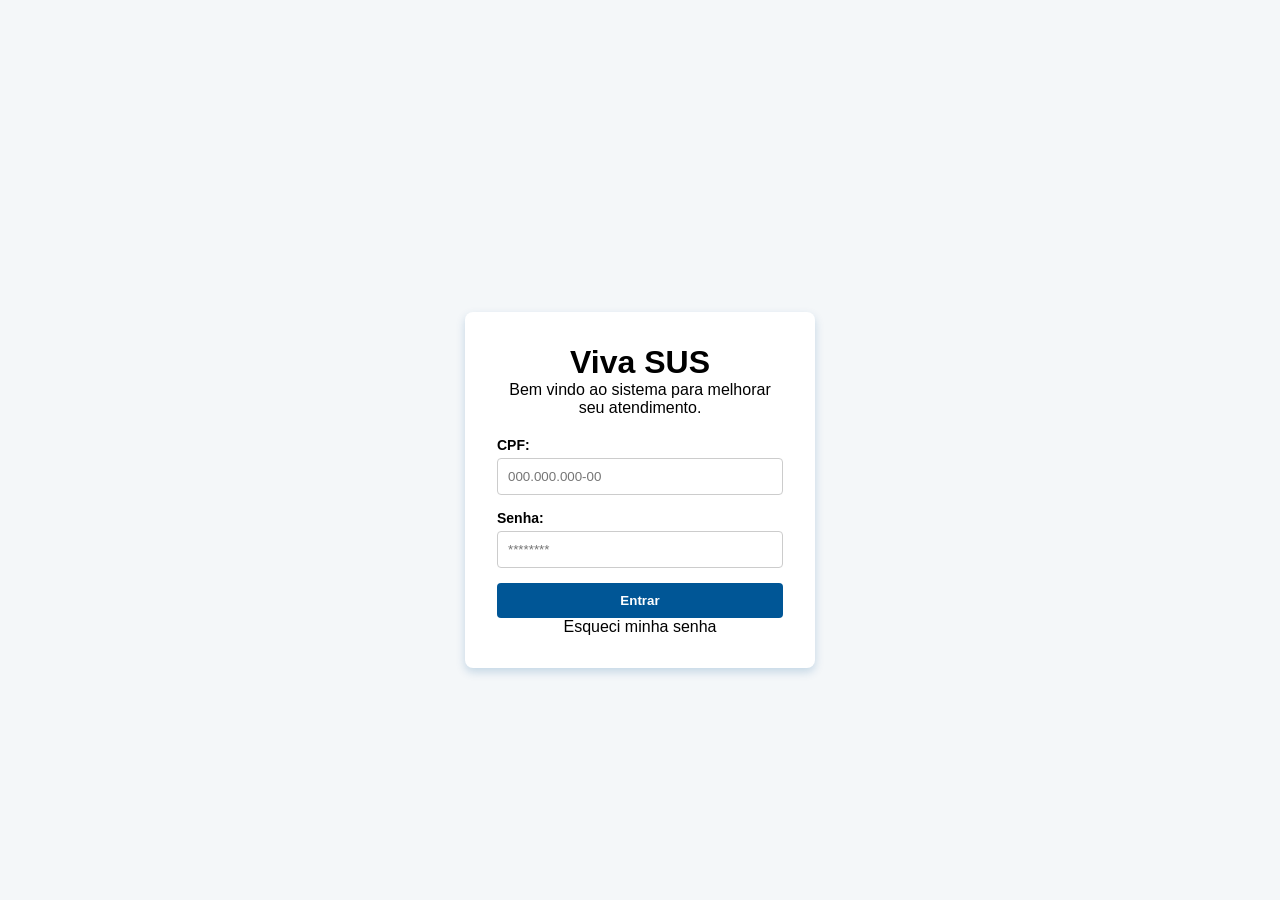
<file: index.html>
<!doctype html>
<html lang="pt-br">
  <head>
    <meta charset="UTF-8" />
    <meta name="viewport" content="width=device-width, initial-scale=1.0" />
    <title>Viva SUS</title>
    <link rel="stylesheet" href="assets/css/global.css" />
    <link rel="stylesheet" href="assets/css/login.css" />
  </head>
  <body>
    <main class="caixa_login">
      <h1>Viva SUS</h1>
      <p>Bem vindo ao sistema para melhorar seu atendimento.</p>
      <form id="login_form"> <!-- Caixas de inputs e labels -->
        <label for="cpf">CPF:</label>
        <input
          type="text"
          id="cpf"
          placeholder="000.000.000-00"
          maxlength="14"
          required
        />
        <label for="senha">Senha:</label>
        <input type="password" id="senha" required placeholder="********" />
        <button type="submit">Entrar</button>
      </form>
      <a href="#">Esqueci minha senha</a>
    </main>
    <script src="assets/js/login.js"></script>                                                                      
  </body>
</html>
</file>
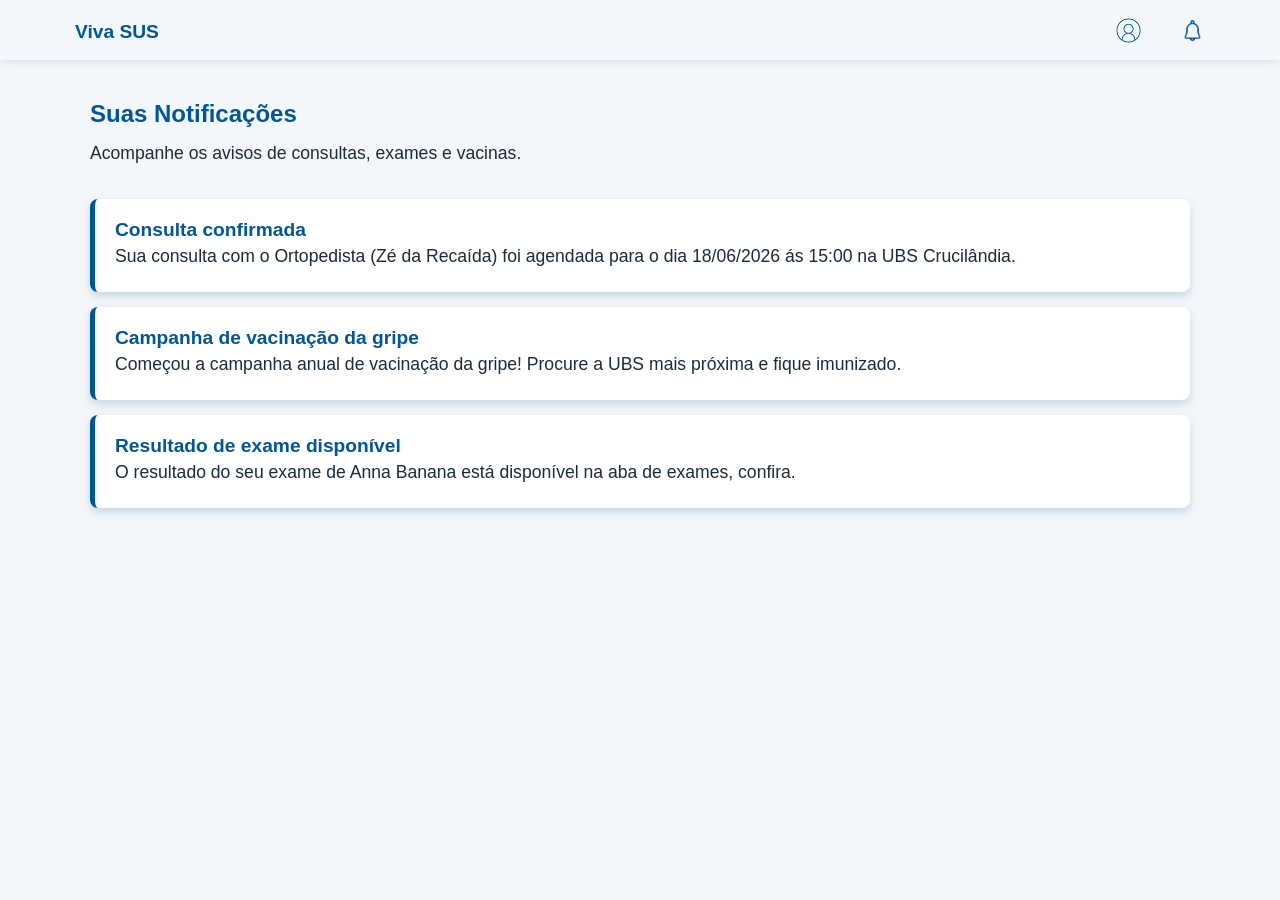
<file: navegacao/notificacao.html>
<!doctype html>
<html lang="pt-br">
  <head>
    <meta charset="UTF-8" />
    <meta name="viewport" content="width=device-width, initial-scale=1.0" />
    <title>Viva SUS - Notificações</title>
    <link rel="stylesheet" href="../assets/css/global.css" />
    <link rel="stylesheet" href="../assets/css/notificacao.css" />
  </head>
  <body>
    <header>
      <!-- Barra de navegação e logo -->
      <div class="header_container">
        <div class="logo">
          <h1><a href="../dashboard.html">Viva SUS</a></h1>
          <!-- Logo -->
        </div>
        <nav>
          <a href="perfil.html">
            <!-- Direcionar para perfil -->
            <div>
              <img
                style="width: 33px"
                class="icone_nav icone"
                src="../assets/media/images/perfil.png"
                alt="Ícone perfil"
              />
            </div>
          </a>
          <a href="notificacao.html">
            <!-- Direcionar para notificações -->
            <div>
              <img
                class="icone_nav icone"
                src="../assets/media/images/sino_notif.png"
                alt="Ícone notificação"
              />
            </div>
          </a>
        </nav>
      </div>
    </header>

    <main>
      <!-- Notificações -->
      <div class="notf_div_geral">
        <div class="cabecalho">
          <h2>Suas Notificações</h2>
          <p>Acompanhe os avisos de consultas, exames e vacinas.</p>
        </div>

        <div class="div_notif">
          <h4>Consulta confirmada</h4>
          <p>
            Sua consulta com o Ortopedista (Zé da Recaída) foi agendada para o
            dia 18/06/2026 ás 15:00 na UBS Crucilândia.
          </p>
        </div>

        <div class="div_notif">
          <h4>Campanha de vacinação da gripe</h4>
          <p>
            Começou a campanha anual de vacinação da gripe! Procure a UBS mais
            próxima e fique imunizado.
          </p>
        </div>

        <div class="div_notif">
          <h4>Resultado de exame disponível</h4>
          <p>
            O resultado do seu exame de Anna Banana está disponível na aba de
            exames, confira.
          </p>
        </div>
      </div>
    </main>
  </body>
</html>
</file>
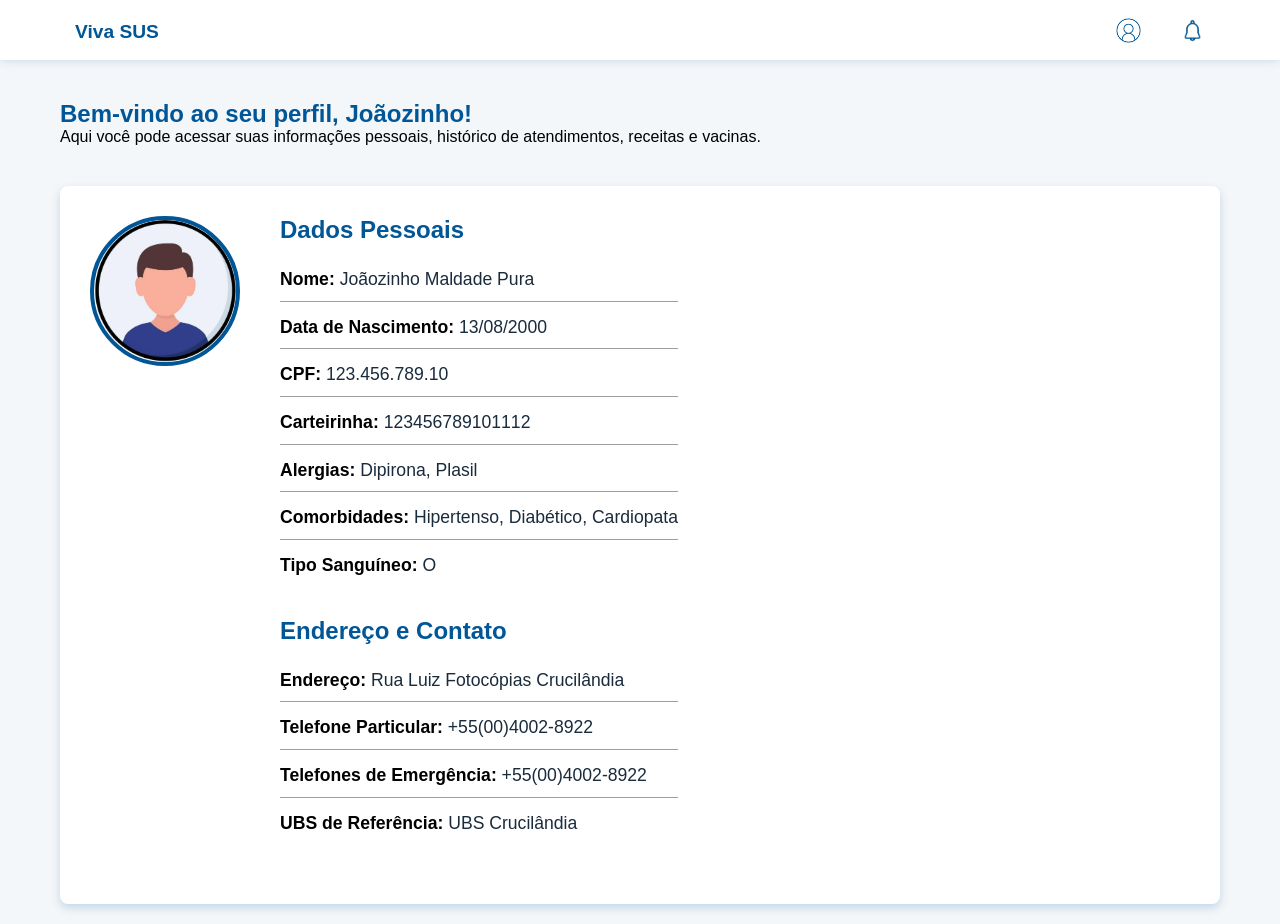
<file: navegacao/perfil.html>
<!doctype html>
<html lang="pt-br">
  <head>
    <meta charset="UTF-8" />
    <meta name="viewport" content="width=device-width, initial-scale=1.0" />
    <title>Viva SUS - Seu Perfil</title>
    <link rel="stylesheet" href="../assets/css/global.css" />
    <link rel="stylesheet" href="../assets/css/perfil.css" />
    <link rel="stylesheet" href="../assets/css/dashboard.css" />
  </head>
  <body>
    <header>
      <div class="header_container">
        <div class="logo">
          <h1><a href="../dashboard.html">Viva SUS</a></h1>
        </div>
        <nav>
          <a href="perfil.html">
            <div>
              <img
                style="width: 33px"
                class="icone_nav icone"
                src="../assets/media/images/perfil.png"
                alt="Ícone perfil"
              />
            </div>
          </a>
          <a href="notificacao.html">
            <div>
              <img
                class="icone_nav icone"
                src="../assets/media/images/sino_notif.png"
                alt="Ícone notificação"
              />
            </div>
          </a>
        </nav>
      </div>
    </header>
    <main>
      <div class="msg_bemvindo">
        <h2>Bem-vindo ao seu perfil, Joãozinho!</h2>
        <p>
          Aqui você pode acessar suas informações pessoais, histórico de
          atendimentos, receitas e vacinas.
        </p>
      </div>

      <div class="cartao_principal">
        <img
          src="../assets/media/images/foto_perfil.png"
          alt="Imagem de foto de perfil"
          class="foto_usuario"
        />

        <div class="informacoes_perfil">
          <section class="dados_pessoais" id="dados_pessoais">
            <div>
              <h3>Dados Pessoais</h3>
              <p><strong>Nome:</strong> Joãozinho Maldade Pura</p>
              <p><strong>Data de Nascimento:</strong> 13/08/2000</p>
              <p><strong>CPF:</strong> 123.456.789.10</p>
              <p><strong>Carteirinha:</strong> 123456789101112</p>
              <p><strong>Alergias:</strong> Dipirona, Plasil</p>
              <p><strong>Comorbidades:</strong> Hipertenso, Diabético, Cardiopata</p>
              <p><strong>Tipo Sanguíneo:</strong> O</p>
            </div>
          </section>

          <section class="dados_pessoais" id="endereco_e_contato">
            <div>
              <h3>Endereço e Contato</h3>
              <p><strong>Endereço:</strong> Rua Luiz Fotocópias Crucilândia</p>
              <p><strong>Telefone Particular:</strong> +55(00)4002-8922</p>
              <p><strong>Telefones de Emergência:</strong> +55(00)4002-8922</p>
              <p><strong>UBS de Referência:</strong> UBS Crucilândia</p>
            </div>
          </section>
        </div>
      </div>
      
    </main>
  </body>
</html>
</file>
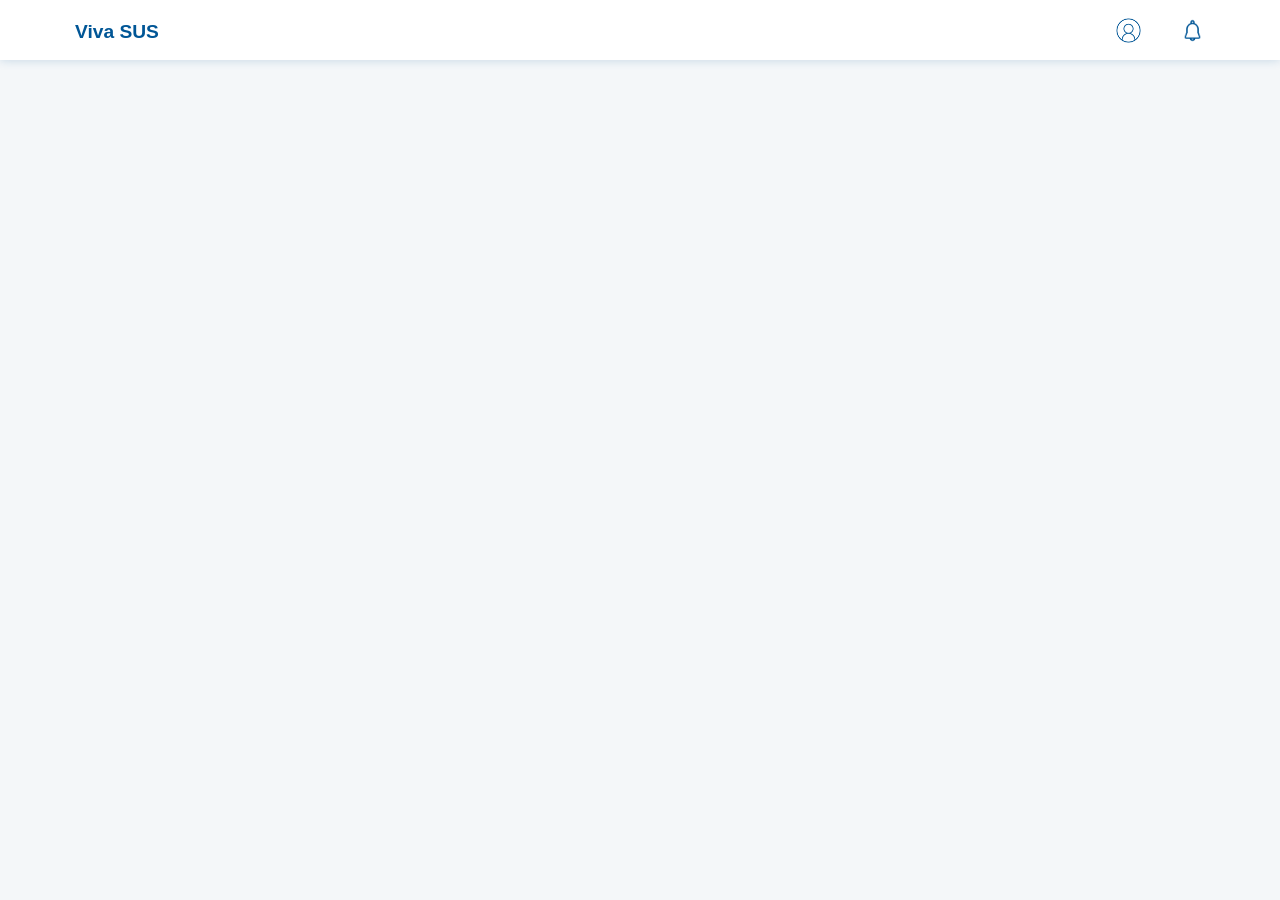
<file: navegacao/cards/carteirinha.html>
<!DOCTYPE html>
<html lang="pt-br">
<head>
    <meta charset="UTF-8" />
    <meta name="viewport" content="width=device-width, initial-scale=1.0" />
    <title>Viva SUS - Carteirinha</title>
    <link rel="stylesheet" href="../../assets/css/global.css" />
    <link rel="stylesheet" href="../../assets/css/dashboard.css" />
  </head>
  <body>
    <header> <!-- Barra de navegação e logo -->
      <div class="header_container"> 
        <div class="logo">
          <h1><a href="../../dashboard.html">Viva SUS</a></h1> <!-- Logo -->
        </div>
        <nav>
          <a href="../perfil.html"> <!-- Direcionar para perfil -->
            <div>
              <img 
                style="width: 33px"
                class="icone_nav icone"
                src="../../assets/media/images/perfil.png"
                alt="Ícone perfil"
              />
            </div>
          </a>
          <a href="../notificacao.html"> <!-- Direcionar para notificações -->
            <div>
              <img
                class="icone_nav icone"
                src="../../assets/media/images/sino_notif.png"
                alt="Ícone notificação"
              />
            </div>
          </a>
        </nav>
      </div>
    </header>
</body>
</html>
</file>
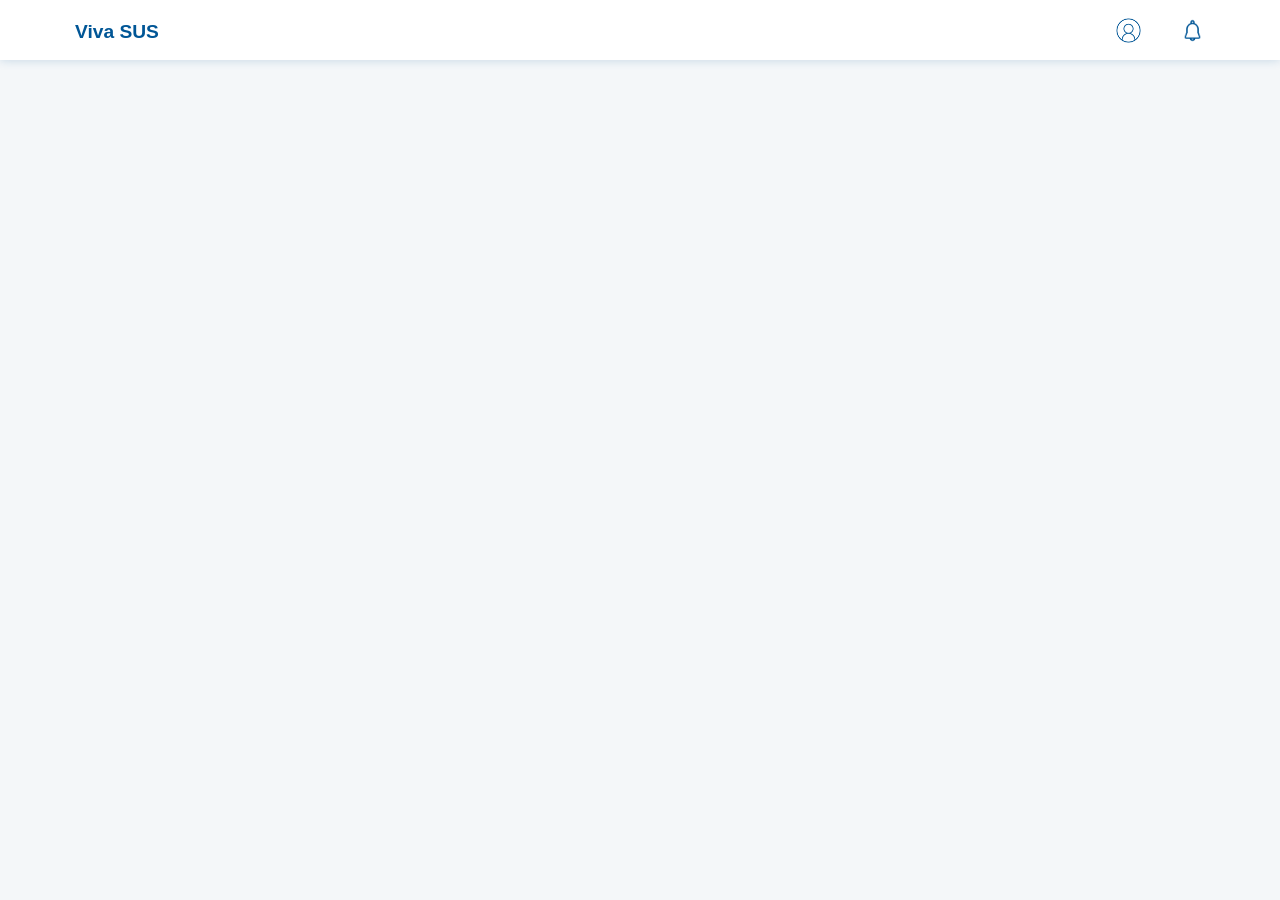
<file: navegacao/cards/exames.html>
<!DOCTYPE html>
<html lang="pt-br">
<head>
    <meta charset="UTF-8" />
    <meta name="viewport" content="width=device-width, initial-scale=1.0" />
    <title>Viva SUS - Exames</title>
    <link rel="stylesheet" href="../../assets/css/global.css" />
    <link rel="stylesheet" href="../../assets/css/dashboard.css" />
  </head>
  <body>
    <header> <!-- Barra de navegação e logo -->
      <div class="header_container"> 
        <div class="logo">
          <h1><a href="../../dashboard.html">Viva SUS</a></h1> <!-- Logo -->
        </div>
        <nav>
          <a href="../perfil.html"> <!-- Direcionar para perfil -->
            <div>
              <img 
                style="width: 33px"
                class="icone_nav icone"
                src="../../assets/media/images/perfil.png"
                alt="Ícone perfil"
              />
            </div>
          </a>
          <a href="../notificacao.html"> <!-- Direcionar para notificações -->
            <div>
              <img
                class="icone_nav icone"
                src="../../assets/media/images/sino_notif.png"
                alt="Ícone notificação"
              />
            </div>
          </a>
        </nav>
      </div>
    </header>
</body>
</html>
</file>
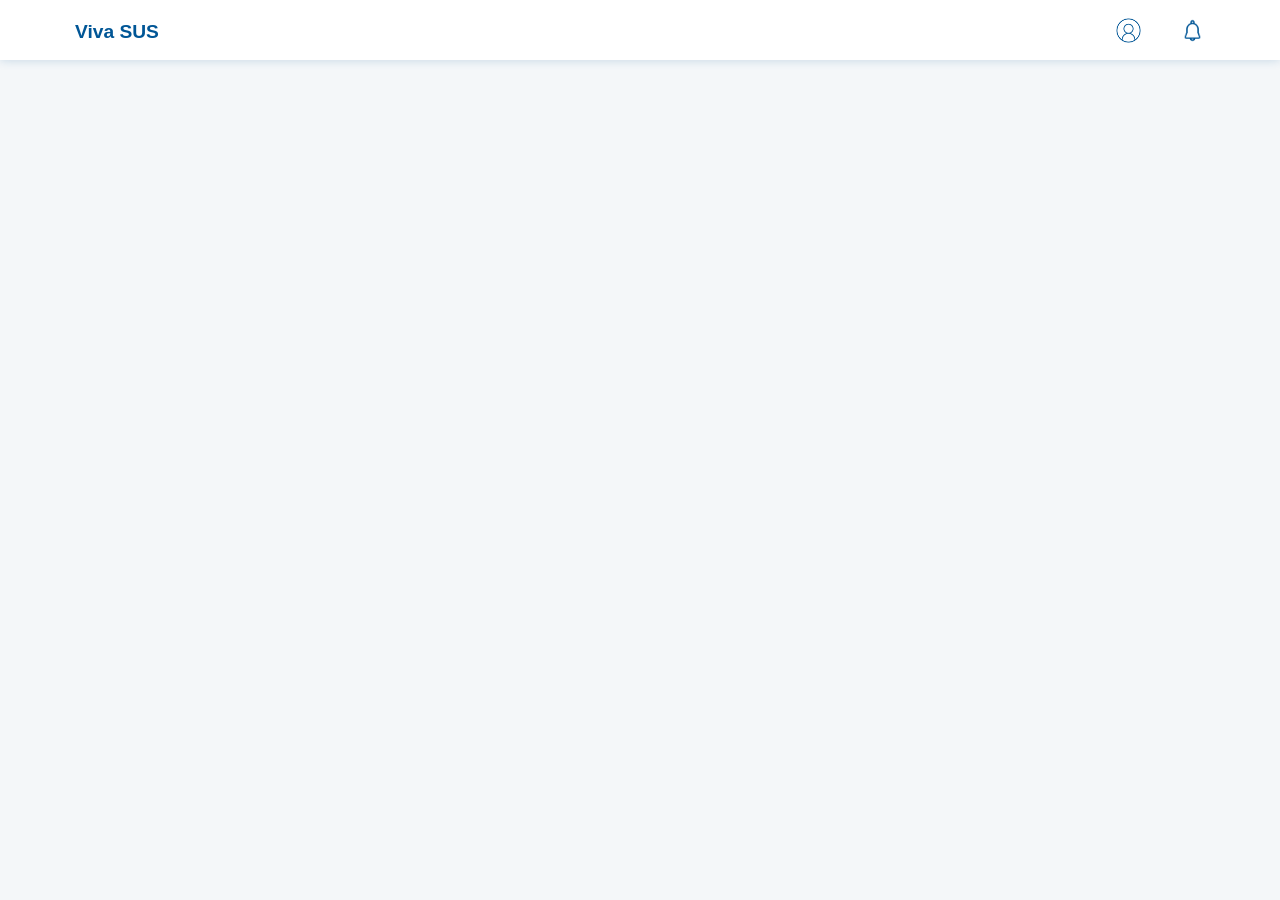
<file: navegacao/cards/historico.html>
<!DOCTYPE html>
<html lang="pt-br">
<head>
    <meta charset="UTF-8" />
    <meta name="viewport" content="width=device-width, initial-scale=1.0" />
    <title>Viva SUS - Histórico de Atendimentos</title>
    <link rel="stylesheet" href="../../assets/css/global.css" />
    <link rel="stylesheet" href="../../assets/css/dashboard.css" />
  </head>
  <body>
    <header> <!-- Barra de navegação e logo -->
      <div class="header_container"> 
        <div class="logo">
          <h1><a href="../../dashboard.html">Viva SUS</a></h1> <!-- Logo -->
        </div>
        <nav>
          <a href="../perfil.html"> <!-- Direcionar para perfil -->
            <div>
              <img 
                style="width: 33px"
                class="icone_nav icone"
                src="../../assets/media/images/perfil.png"
                alt="Ícone perfil"
              />
            </div>
          </a>
          <a href="../notificacao.html"> <!-- Direcionar para notificações -->
            <div>
              <img
                class="icone_nav icone"
                src="../../assets/media/images/sino_notif.png"
                alt="Ícone notificação"
              />
            </div>
          </a>
        </nav>
      </div>
    </header>
</body>
</html>
</file>
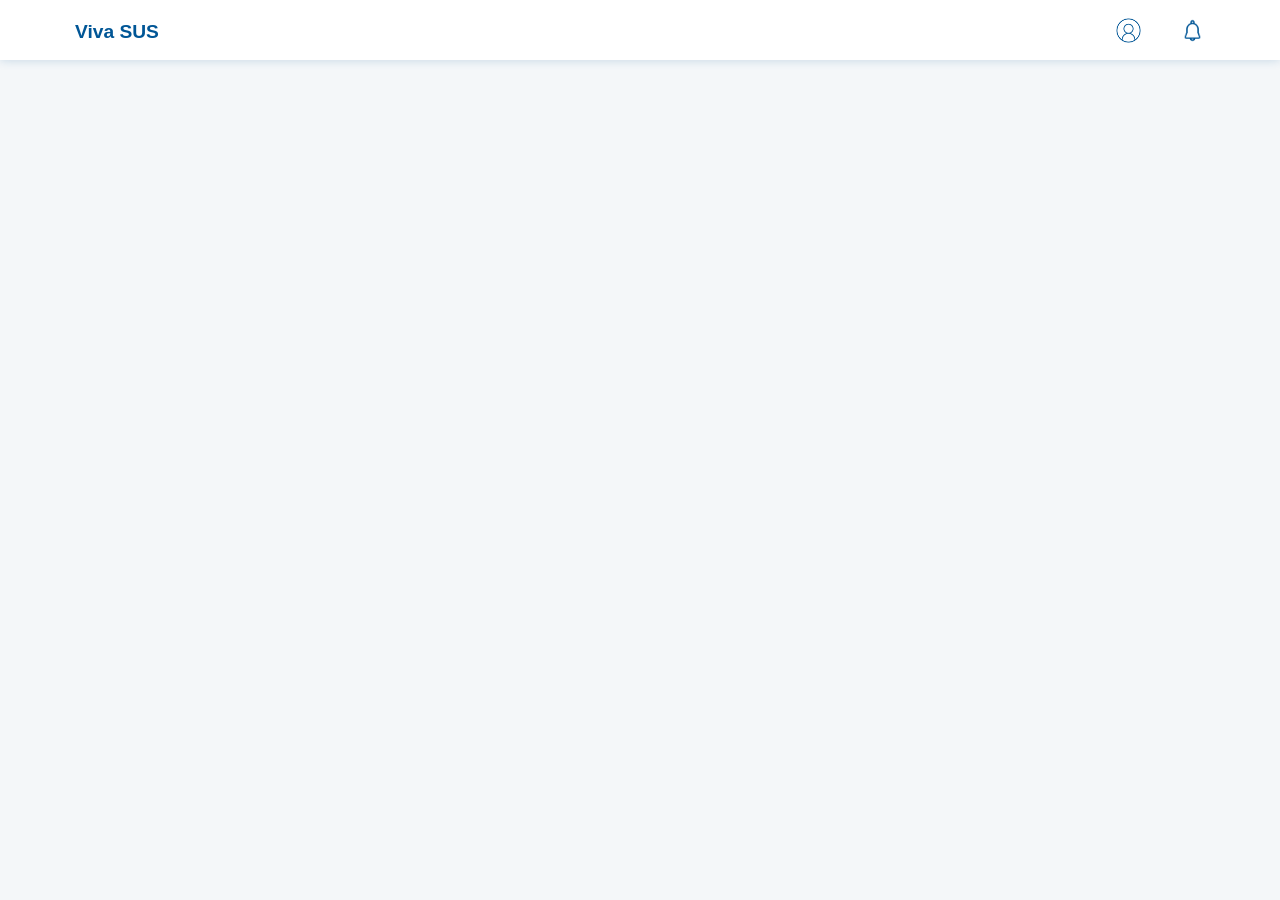
<file: navegacao/cards/marcacao_consultas.html>
<!doctype html>
<html lang="pt-br">
  <head>
    <meta charset="UTF-8" />
    <meta name="viewport" content="width=device-width, initial-scale=1.0" />
    <title>Viva SUS - Marcar Consulta</title>
    <link rel="stylesheet" href="../../assets/css/global.css" />
    <link rel="stylesheet" href="../../assets/css/dashboard.css" />
  </head>
  <body>
    <header>
      <!-- Barra de navegação e logo -->
      <div class="header_container">
        <div class="logo">
          <h1><a href="../../dashboard.html">Viva SUS</a></h1>
          <!-- Logo -->
        </div>
        <nav>
          <a href="../perfil.html">
            <!-- Direcionar para perfil -->
            <div>
              <img
                style="width: 33px"
                class="icone_nav icone"
                src="../../assets/media/images/perfil.png"
                alt="Ícone perfil"
              />
            </div>
          </a>
          <a href="../notificacao.html">
            <!-- Direcionar para notificações -->
            <div>
              <img
                class="icone_nav icone"
                src="../../assets/media/images/sino_notif.png"
                alt="Ícone notificação"
              />
            </div>
          </a>
        </nav>
      </div>
    </header>
  </body>
</html>
</file>
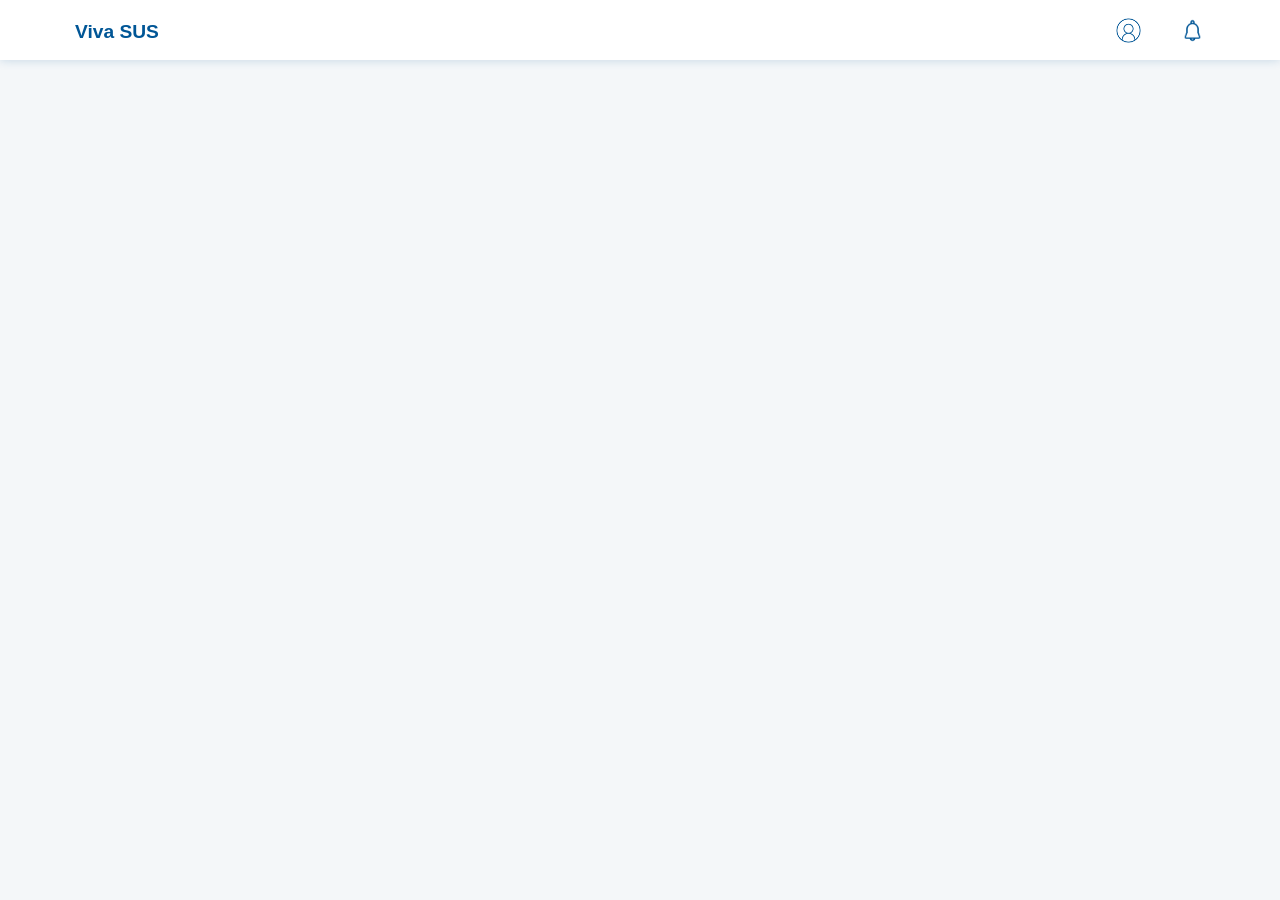
<file: navegacao/cards/receitas.html>
<!DOCTYPE html>
<html lang="pt-br">
<head>
    <meta charset="UTF-8" />
    <meta name="viewport" content="width=device-width, initial-scale=1.0" />
    <title>Viva SUS - Receitas</title>
    <link rel="stylesheet" href="../../assets/css/global.css" />
    <link rel="stylesheet" href="../../assets/css/dashboard.css" />
  </head>
  <body>
    <header> <!-- Barra de navegação e logo -->
      <div class="header_container"> 
        <div class="logo">
          <h1><a href="../../dashboard.html">Viva SUS</a></h1> <!-- Logo -->
        </div>
        <nav>
          <a href="../perfil.html"> <!-- Direcionar para perfil -->
            <div>
              <img 
                style="width: 33px"
                class="icone_nav icone"
                src="../../assets/media/images/perfil.png"
                alt="Ícone perfil"
              />
            </div>
          </a>
          <a href="../notificacao.html"> <!-- Direcionar para notificações -->
            <div>
              <img
                class="icone_nav icone"
                src="../../assets/media/images/sino_notif.png"
                alt="Ícone notificação"
              />
            </div>
          </a>
        </nav>
      </div>
    </header>
</body>
</html>
</file>
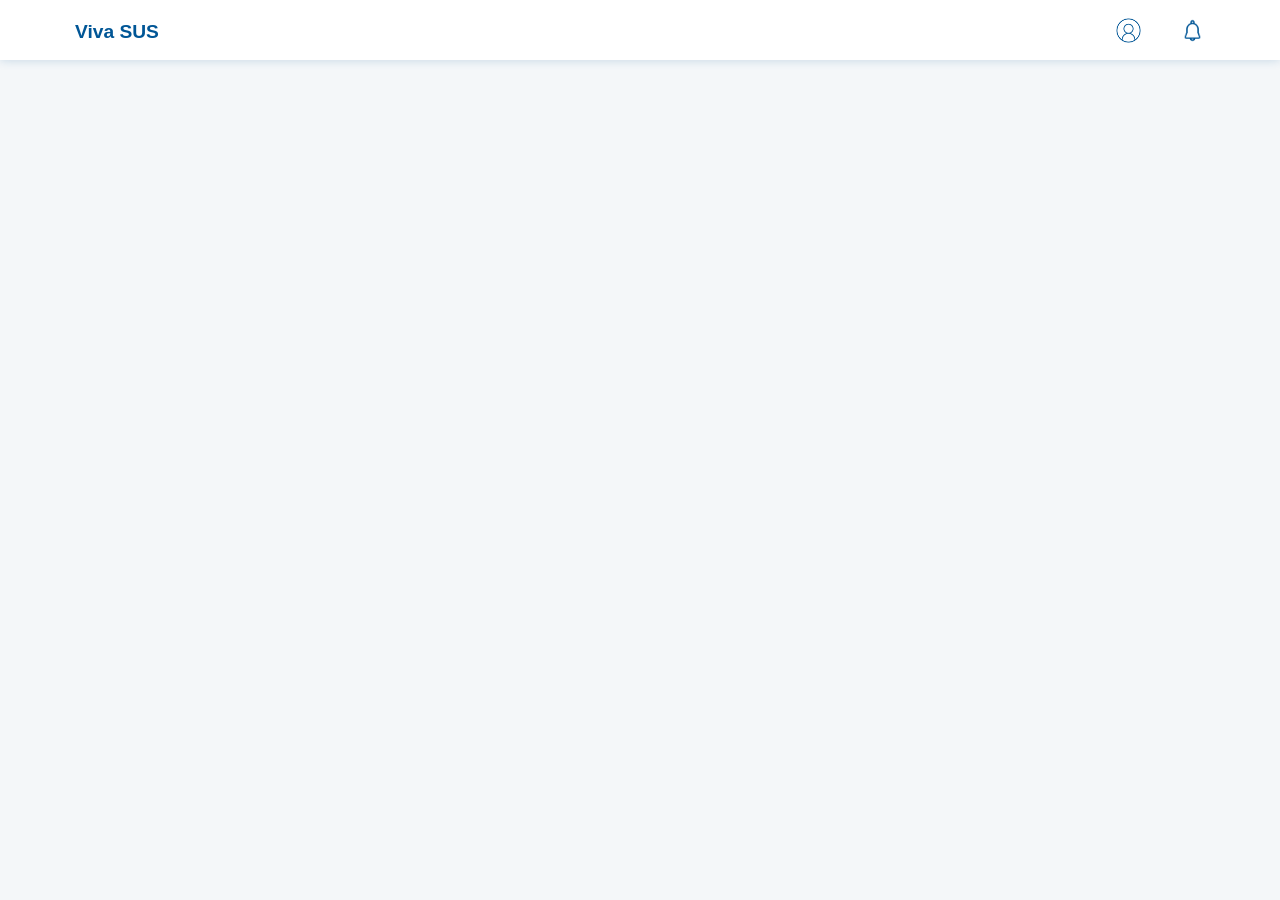
<file: navegacao/cards/vacinas.html>
<!DOCTYPE html>
<html lang="pt-br">
<head>
    <meta charset="UTF-8" />
    <meta name="viewport" content="width=device-width, initial-scale=1.0" />
    <title>Viva SUS - Vacinas</title>
    <link rel="stylesheet" href="../../assets/css/global.css" />
    <link rel="stylesheet" href="../../assets/css/dashboard.css" />
  </head>
  <body>
    <header> <!-- Barra de navegação e logo -->
      <div class="header_container"> 
        <div class="logo">
          <h1><a href="../../dashboard.html">Viva SUS</a></h1> <!-- Logo -->
        </div>
        <nav>
          <a href="../perfil.html"> <!-- Direcionar para perfil -->
            <div>
              <img 
                style="width: 33px"
                class="icone_nav icone"
                src="../../assets/media/images/perfil.png"
                alt="Ícone perfil"
              />
            </div>
          </a>
          <a href="../notificacao.html"> <!-- Direcionar para notificações -->
            <div>
              <img
                class="icone_nav icone"
                src="../../assets/media/images/sino_notif.png"
                alt="Ícone notificação"
              />
            </div>
          </a>
        </nav>
      </div>
    </header>
</body>
</html>
</file>
<file: assets/css/global.css>
:root {
  --cor-primaria: #005696;
  --cor-primaria-hover: #004578;
  --cor-fundo: #f4f7f9;
  --cor-texto-escuro: #1a2b3c;
  --cor-branco: #ffffff;
  --cor-preto: #000000;
  --cor-sombra: rgba(0, 86, 150, 0.2);
  --cor-bordinha: #9E9E9E;
}
* {
  margin: 0;
  padding: 0;
  font-family: Arial, sans-serif;
  box-sizing: border-box;
  text-decoration: none;
  color: var(--cor-preto);
}
h2{
  color: var(--cor-primaria);
  
}
body {
  background-color: var(--cor-fundo);
  min-height: 100vh;
  padding-top: 80px;
}
header { /*Cabeçalho / barra de navegação*/
  background-color: var(--cor-fundo);
  box-shadow: 0 0 10px var(--cor-sombra);
  width: 100%;
  height: 60px;
  position: fixed;
  top: 0;
  left: 0;
  z-index: 1000;
}
.header_container { /*Div geral*/
  display: flex;
  justify-content: space-between;
  align-items: center;
  width: 100%;
  max-width: 1200px;
  margin: 0 auto;
  height: 100%;
  padding: 0 20px;
}
header h1 {
  margin: 0;
  line-height: 1;
}
header h1 a {
  font-size: 1.2rem;
  color: var(--cor-primaria);
  padding: 8px 15px;
  border-radius: 8px;
  transition: 0.3s ease;
  display: inline-block;
}
header h1 a:hover {
  background-color: var(--cor-fundo);
  color: var(--cor-texto-escuro);
}
nav {
  display: flex;
  gap: 20px;
  align-items: center;
}
.icone { /*Icones no geral e os grandes*/
  width: 40px;
  display: block;
  margin-right: 15px;
}
.icone_nav { /*Icones da barra de navegação*/
  width: 25px;
  transition: transform 0.2s;
}
.icone_nav:hover {
  transform: translateY(-5px);
}
</file>
<file: assets/css/login.css>
body {
  display: flex;
  justify-content: center;
  align-items: center;
}

.caixa_login {
  background-color: var(--cor-branco);
  padding: 2rem;
  border-radius: 8px;
  width: 350px;
  box-shadow: 0 4px 10px var(--cor-sombra);
  text-align: center;
}

form {
  display: flex;
  flex-direction: column;
  gap: 15px;
  margin-top: 20px;
}

label {
  text-align: left;
  font-size: 14px;
  margin-bottom: -10px;
  font-weight: bold;
}

input {
  padding: 10px;
  border: 1px solid #ccc;
  border-radius: 4px;
}

input:focus {
  outline: none;
  border-color: var(--cor-primaria);
  box-shadow: 0 0 5px var(--cor-sombra);
}

button {
  background-color: var(--cor-primaria);
  color: var(--cor-branco);
  padding: 10px;
  border: none;
  border-radius: 4px;
  cursor: pointer;
  font-weight: bold;
}

button:hover {
  background-color: var(--cor-primaria-hover);
  transition: 0.3s;
}
</file>
<file: assets/css/notificacao.css>
main {
  display: flex;
  flex-direction: column;
  width: 100%;
  max-width: 1100px;
  margin: 0 auto;
}

.cabecalho h2 {
  font-size: 1.5rem;
  margin-bottom: 15px;
  color: var(--cor-primaria);
}

.cabecalho p {
  font-size: 1.1rem;
  margin-bottom: 20px;
  color: var(--cor-texto-escuro);
}

.notf_div_geral {
  display: flex;
  flex-direction: column;
  gap: 15px;
  margin-top: 20px;
}

.div_notif {
  background-color: var(--cor-branco);
  padding: 20px;
  box-shadow: 0 4px 10px var(--cor-sombra);
  border-radius: 8px;
  border-left: 5px solid var(--cor-primaria);
  transition: transform 0.2s, box-shadow 0.2s;
}

.div_notif:hover {
  transform: translateY(-5px);
  box-shadow: 0 5px 15px var(--cor-sombra);
}

.div_notif h4 {
  color: var(--cor-primaria);
  margin-bottom: 5px;
  font-size: 1.2rem;
}

.div_notif p {
  margin-bottom: 5px;
  font-size: 1.1rem;
  color: var(--cor-texto-escuro);
}
</file>
<file: assets/css/perfil.css>
.msg_bemvindo{
    width: 100%;
    margin-bottom: 20px;
}
.cartao_principal{
    display: flex;
    flex-direction: row;
    align-items: flex-start;
    gap: 40px;
    background-color: var(--cor-branco);
    padding: 30px;
    border-radius: 8px;
    box-shadow: 0 4px 10px var(--cor-sombra);
    width: 100%;
}
.dados_pessoais h3{
    font-size: 1.5rem;
    color: var(--cor-primaria);
    margin-bottom: 20px;
}
.dados_pessoais p{
    font-size: 1.1rem;
    line-height: 1.8;
    color: var(--cor-texto-escuro);
    border-bottom: 1px solid var(--cor-bordinha);
    padding-bottom: 5px;
    margin-bottom: 10px;
}
.dados_pessoais {
    margin-bottom: 30px;
}
.dados_pessoais p:last-child{
    border-bottom: none;
}
.foto_usuario{
    width: 150px;
    height: 150px;
    border-radius: 50%;
    object-fit: cover;
    border: 4px solid var(--cor-primaria);
}
.informacoes_perfil{
    display: 1;
}
</file>
<file: assets/css/dashboard.css>
header {
  background-color: var(--cor-branco);
}
nav a {
  color: var(--cor-primaria);
  font-weight: bold;
}
main {
  max-width: 1200px;
  margin: 0 auto;
  display: flex;
  flex-wrap: wrap;
  gap: 20px;
  justify-content: center;
  padding: 20px;
}
.card_container { /*Cards iterativos*/
  display: flex;
  padding: 10px 20px;
  justify-content: center;
  width: fit-content;
  min-width: 200px;
  border: 1px solid var(--cor-primaria);
  border-radius: 8px;
  box-shadow: 0 2px 5px var(--cor-sombra);
  background-color: var(--cor-branco);
  transition:
    transform 0.2s,
    box-shadow 0.2s;
}
.card_container:hover {
  transform: translateY(-5px);
  box-shadow: 0 5px 15px var(--cor-sombra);
}
.descricao {
  padding: 2px;
  display: flex;
  flex-direction: column;
  justify-content: center;
}

.noticias{/*Divs notícias*/
  width: 100%;
  padding: 20px;
  background-color: var(--cor-branco);
  border: 1px solid var(--cor-bordinha);
  border-left: 5px solid var(--cor-primaria);
  margin-bottom: 15px;
  border-radius: 8px;
}

.titulo_not{
  width: 100%;
  margin-bottom: 15px;
  display: inline-block;
}
</file>
